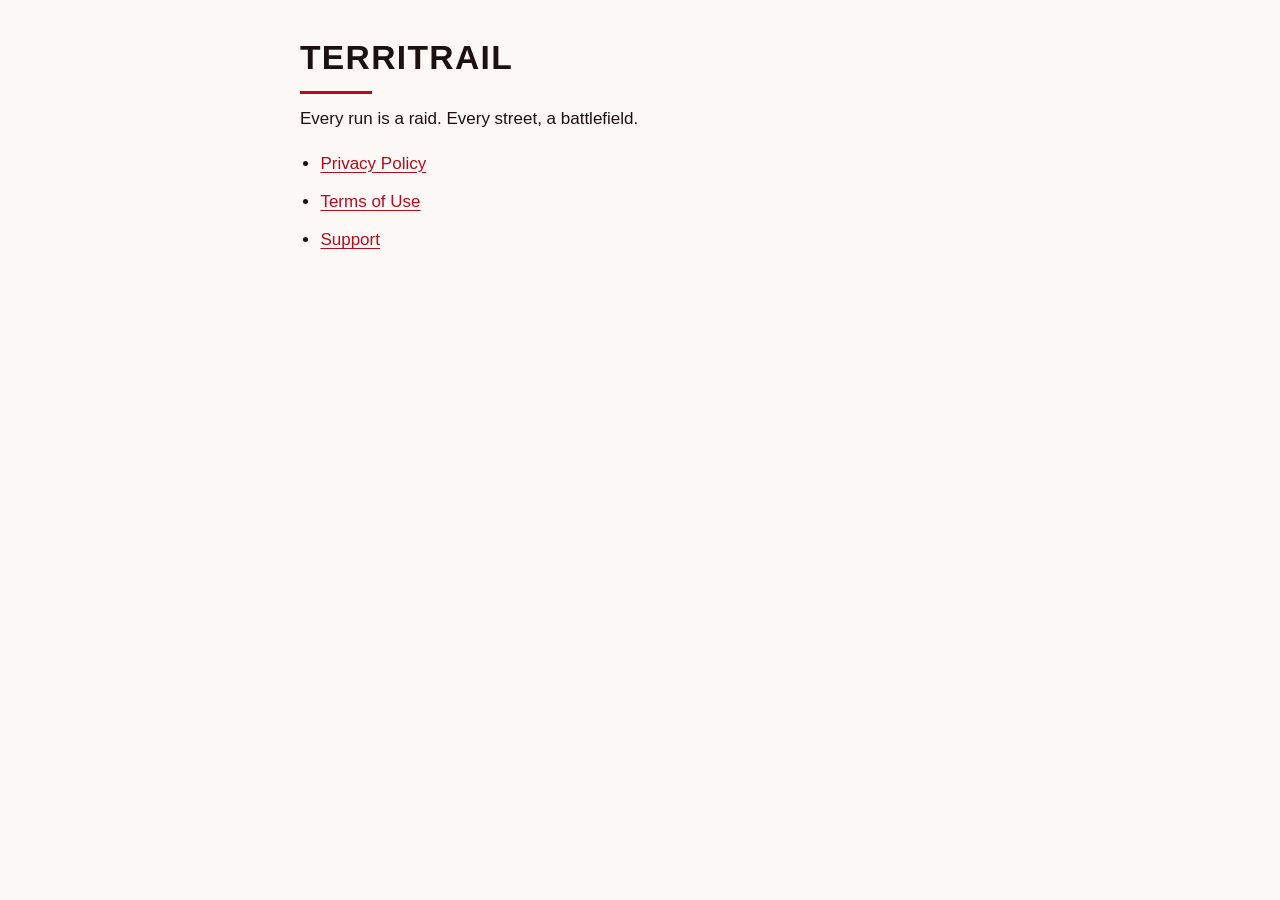
<file: index.html>
<!doctype html>
<html lang="en">
<head>
<meta charset="utf-8">
<meta name="viewport" content="width=device-width, initial-scale=1">
<title>TerriTRAIL Legal</title>
<meta name="description" content="TerriTRAIL privacy policy and terms of use.">
<link rel="stylesheet" href="style.css">
</head>
<body>
<main>
<h1>TerriTRAIL</h1>
<p>Every run is a raid. Every street, a battlefield.</p>
<ul>
<li><a href="privacy.html">Privacy Policy</a></li>
<li><a href="terms.html">Terms of Use</a></li>
<li><a href="support.html">Support</a></li>
</ul>
</main>
</body>
</html>
</file>
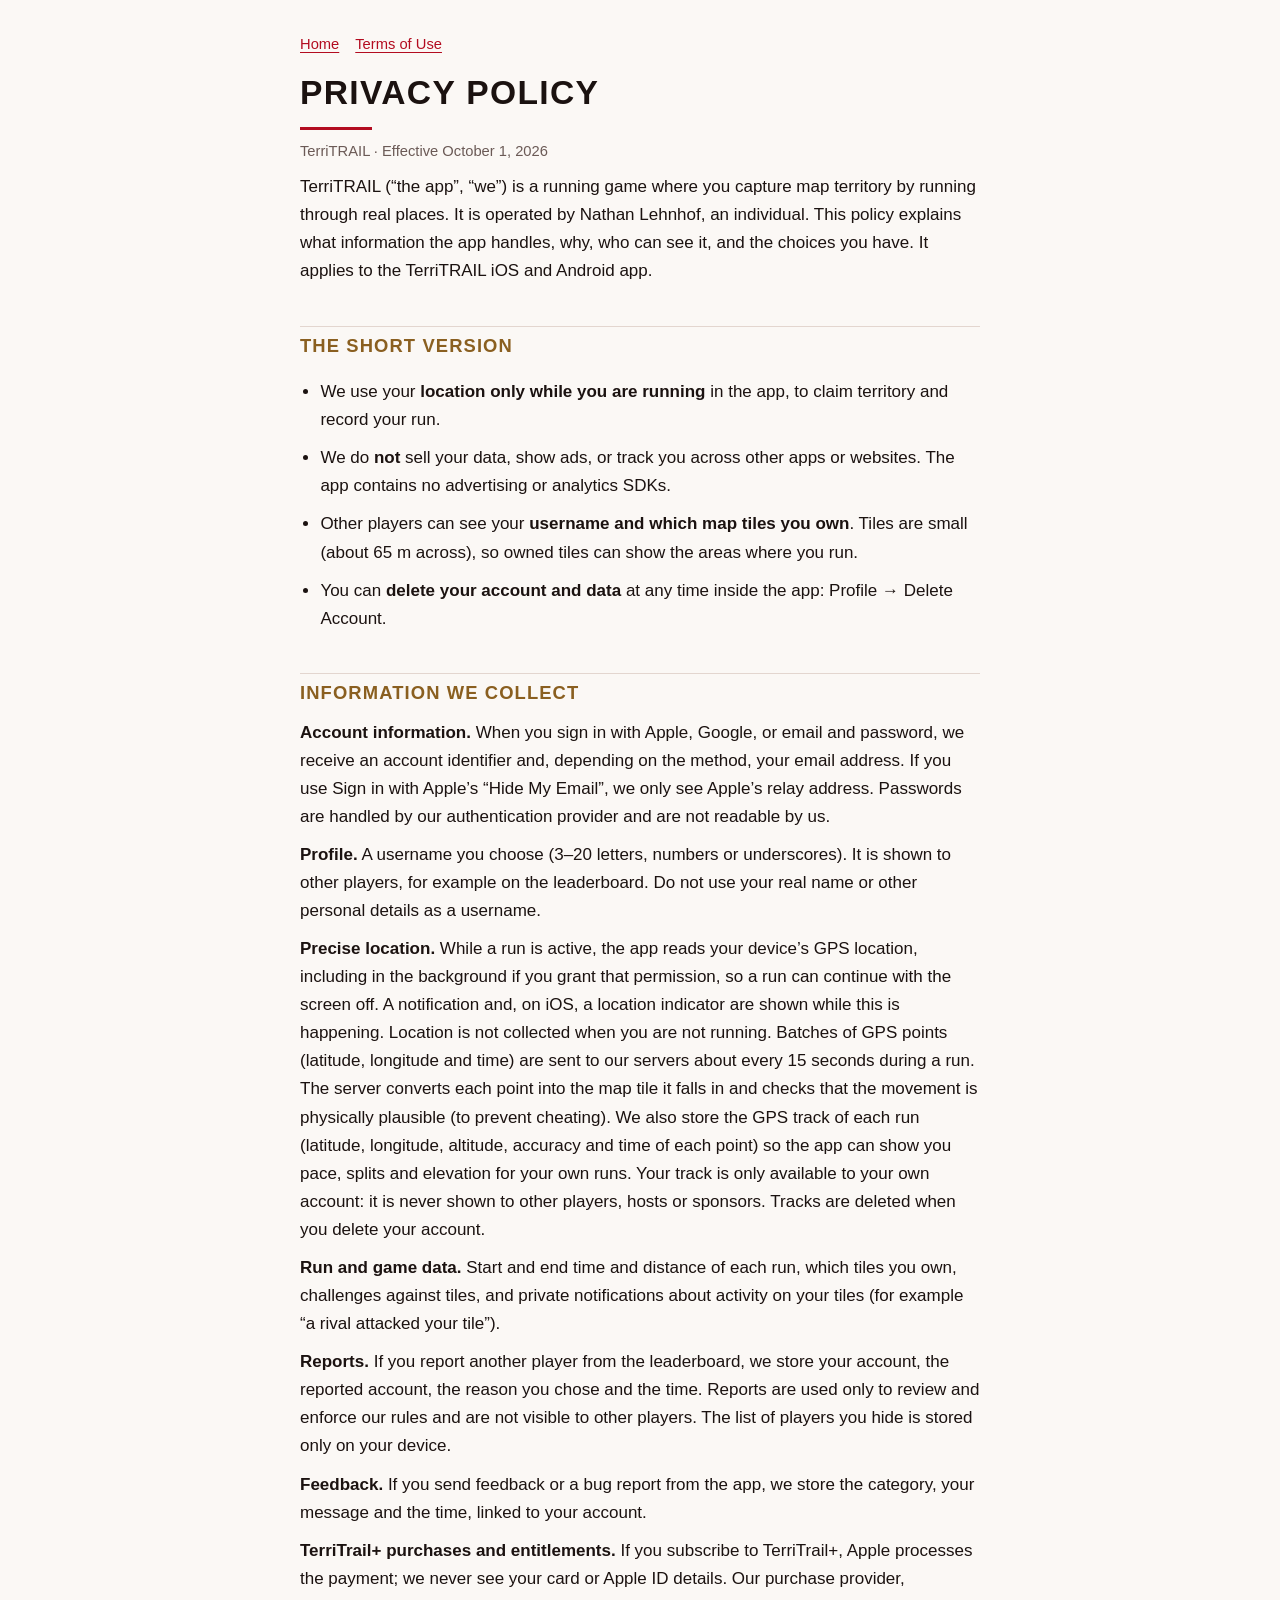
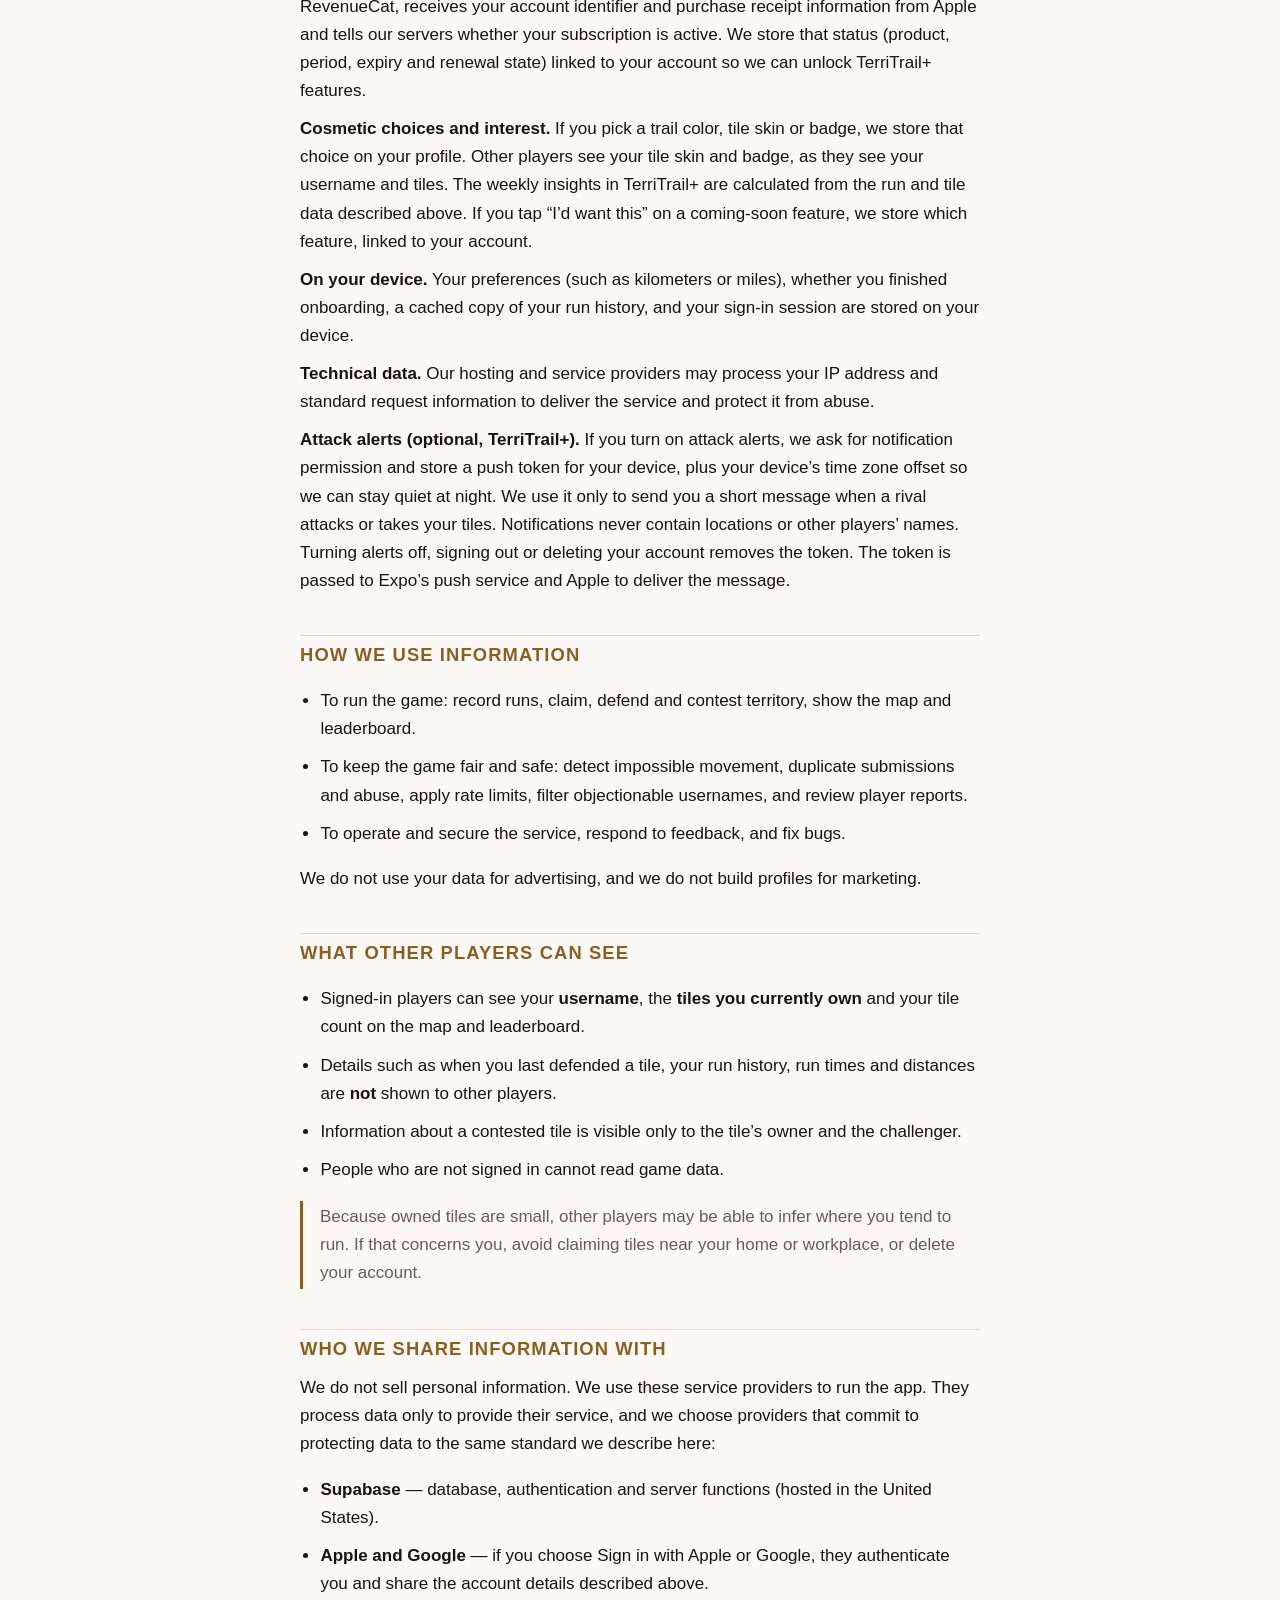
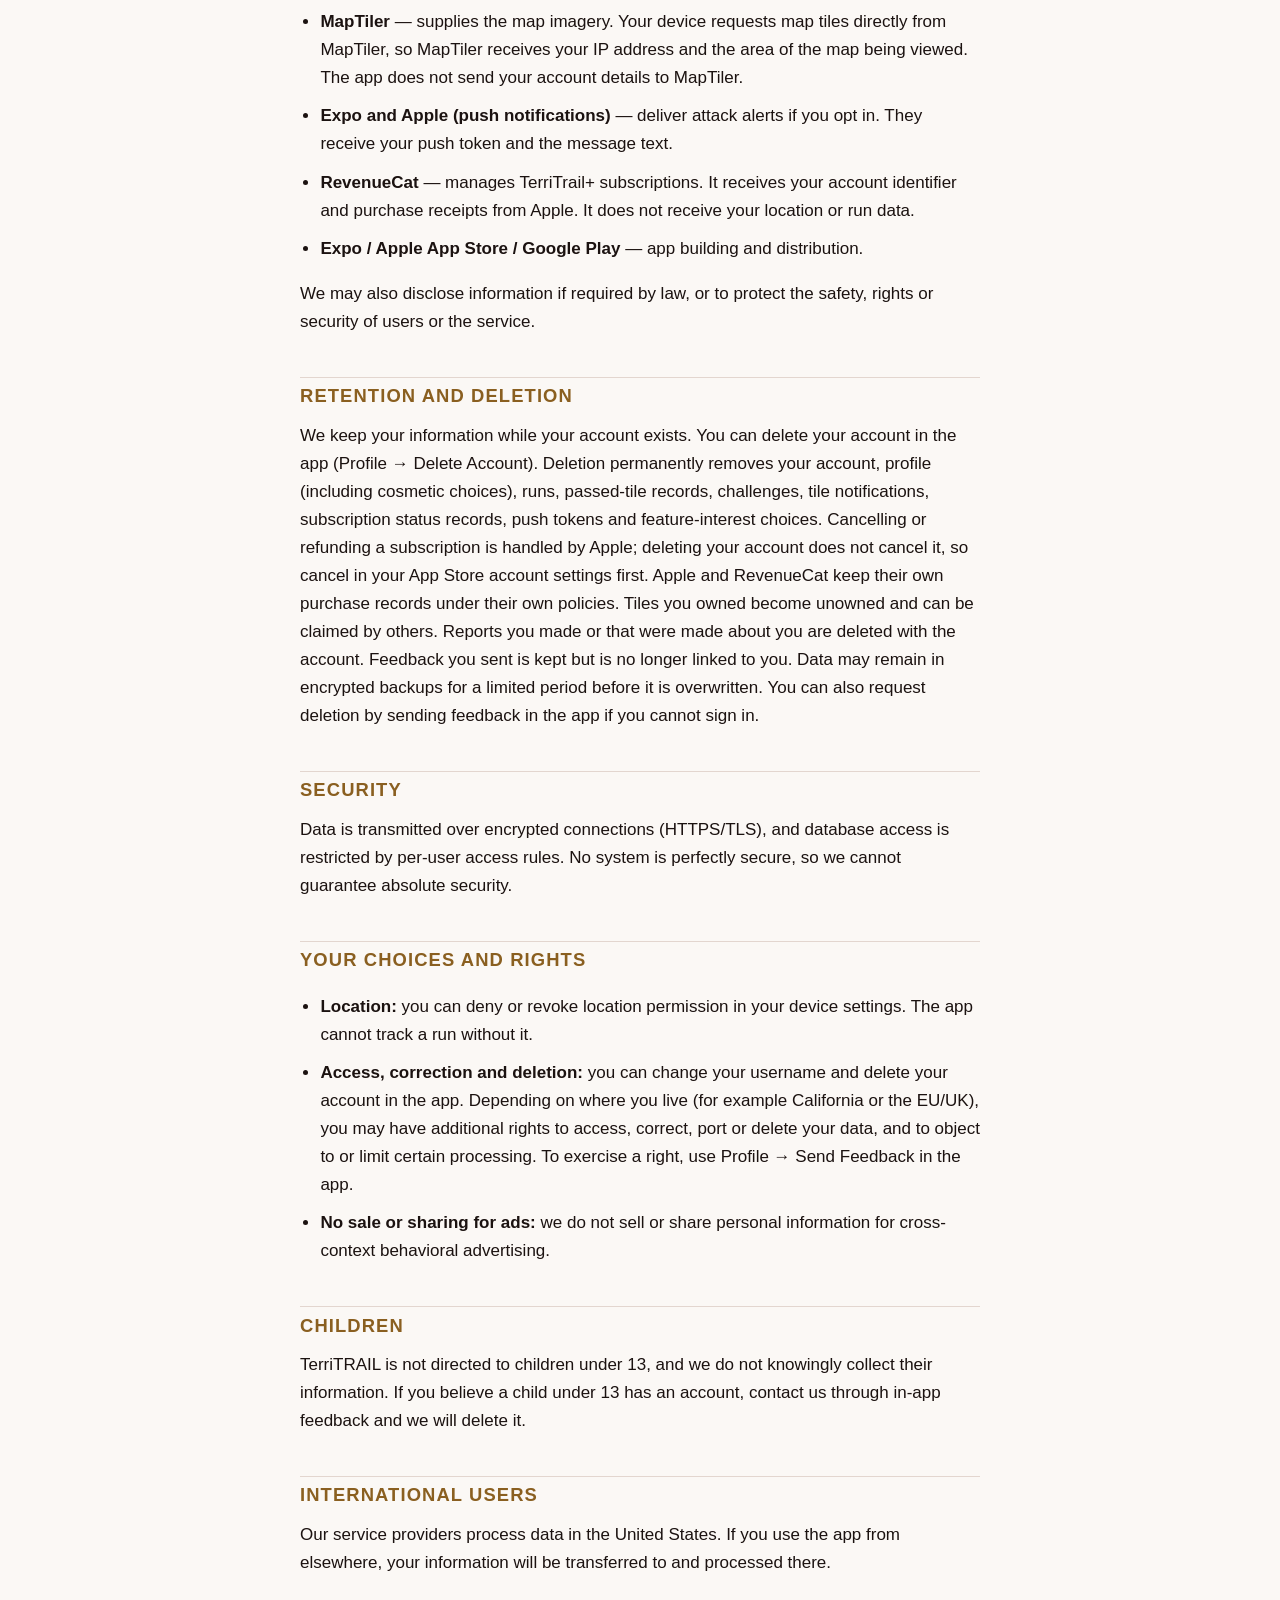
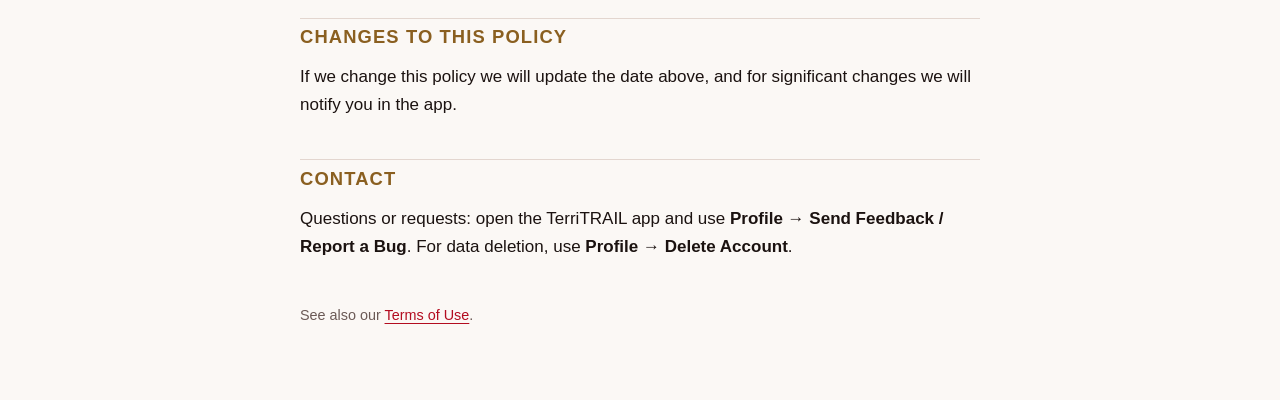
<file: privacy.html>
<!doctype html>
<html lang="en">
<head>
<meta charset="utf-8">
<meta name="viewport" content="width=device-width, initial-scale=1">
<title>TerriTRAIL Privacy Policy</title>
<meta name="description" content="How TerriTRAIL collects, uses and protects your information.">
<link rel="stylesheet" href="style.css">
</head>
<body>
<main>
<nav class="top"><a href="./">Home</a><a href="terms.html">Terms of Use</a></nav>
<h1>Privacy Policy</h1>
<p class="meta">TerriTRAIL &middot; Effective October 1, 2026</p>

<p>TerriTRAIL (&ldquo;the app&rdquo;, &ldquo;we&rdquo;) is a running game where you capture map territory by running through real places. It is operated by Nathan Lehnhof, an individual. This policy explains what information the app handles, why, who can see it, and the choices you have. It applies to the TerriTRAIL iOS and Android app.</p>

<h2>The short version</h2>
<ul>
<li>We use your <strong>location only while you are running</strong> in the app, to claim territory and record your run.</li>
<li>We do <strong>not</strong> sell your data, show ads, or track you across other apps or websites. The app contains no advertising or analytics SDKs.</li>
<li>Other players can see your <strong>username and which map tiles you own</strong>. Tiles are small (about 65&nbsp;m across), so owned tiles can show the areas where you run.</li>
<li>You can <strong>delete your account and data</strong> at any time inside the app: Profile &rarr; Delete Account.</li>
</ul>

<h2>Information we collect</h2>
<p><strong>Account information.</strong> When you sign in with Apple, Google, or email and password, we receive an account identifier and, depending on the method, your email address. If you use Sign in with Apple&rsquo;s &ldquo;Hide My Email&rdquo;, we only see Apple&rsquo;s relay address. Passwords are handled by our authentication provider and are not readable by us.</p>
<p><strong>Profile.</strong> A username you choose (3&ndash;20 letters, numbers or underscores). It is shown to other players, for example on the leaderboard. Do not use your real name or other personal details as a username.</p>
<p><strong>Precise location.</strong> While a run is active, the app reads your device&rsquo;s GPS location, including in the background if you grant that permission, so a run can continue with the screen off. A notification and, on iOS, a location indicator are shown while this is happening. Location is not collected when you are not running. Batches of GPS points (latitude, longitude and time) are sent to our servers about every 15 seconds during a run. The server converts each point into the map tile it falls in and checks that the movement is physically plausible (to prevent cheating). We also store the GPS track of each run (latitude, longitude, altitude, accuracy and time of each point) so the app can show you pace, splits and elevation for your own runs. Your track is only available to your own account: it is never shown to other players, hosts or sponsors. Tracks are deleted when you delete your account.</p>
<p><strong>Run and game data.</strong> Start and end time and distance of each run, which tiles you own, challenges against tiles, and private notifications about activity on your tiles (for example &ldquo;a rival attacked your tile&rdquo;).</p>
<p><strong>Reports.</strong> If you report another player from the leaderboard, we store your account, the reported account, the reason you chose and the time. Reports are used only to review and enforce our rules and are not visible to other players. The list of players you hide is stored only on your device.</p>
<p><strong>Feedback.</strong> If you send feedback or a bug report from the app, we store the category, your message and the time, linked to your account.</p>
<p><strong>TerriTrail+ purchases and entitlements.</strong> If you subscribe to TerriTrail+, Apple processes the payment; we never see your card or Apple ID details. Our purchase provider, RevenueCat, receives your account identifier and purchase receipt information from Apple and tells our servers whether your subscription is active. We store that status (product, period, expiry and renewal state) linked to your account so we can unlock TerriTrail+ features.</p>
<p><strong>Cosmetic choices and interest.</strong> If you pick a trail color, tile skin or badge, we store that choice on your profile. Other players see your tile skin and badge, as they see your username and tiles. The weekly insights in TerriTrail+ are calculated from the run and tile data described above. If you tap &ldquo;I&rsquo;d want this&rdquo; on a coming-soon feature, we store which feature, linked to your account.</p>
<p><strong>On your device.</strong> Your preferences (such as kilometers or miles), whether you finished onboarding, a cached copy of your run history, and your sign-in session are stored on your device.</p>
<p><strong>Technical data.</strong> Our hosting and service providers may process your IP address and standard request information to deliver the service and protect it from abuse.</p>

<p><strong>Attack alerts (optional, TerriTrail+).</strong> If you turn on attack alerts, we ask for notification permission and store a push token for your device, plus your device&rsquo;s time zone offset so we can stay quiet at night. We use it only to send you a short message when a rival attacks or takes your tiles. Notifications never contain locations or other players&rsquo; names. Turning alerts off, signing out or deleting your account removes the token. The token is passed to Expo&rsquo;s push service and Apple to deliver the message.</p>

<h2>How we use information</h2>
<ul>
<li>To run the game: record runs, claim, defend and contest territory, show the map and leaderboard.</li>
<li>To keep the game fair and safe: detect impossible movement, duplicate submissions and abuse, apply rate limits, filter objectionable usernames, and review player reports.</li>
<li>To operate and secure the service, respond to feedback, and fix bugs.</li>
</ul>
<p>We do not use your data for advertising, and we do not build profiles for marketing.</p>

<h2>What other players can see</h2>
<ul>
<li>Signed-in players can see your <strong>username</strong>, the <strong>tiles you currently own</strong> and your tile count on the map and leaderboard.</li>
<li>Details such as when you last defended a tile, your run history, run times and distances are <strong>not</strong> shown to other players.</li>
<li>Information about a contested tile is visible only to the tile&rsquo;s owner and the challenger.</li>
<li>People who are not signed in cannot read game data.</li>
</ul>
<p class="note">Because owned tiles are small, other players may be able to infer where you tend to run. If that concerns you, avoid claiming tiles near your home or workplace, or delete your account.</p>

<h2>Who we share information with</h2>
<p>We do not sell personal information. We use these service providers to run the app. They process data only to provide their service, and we choose providers that commit to protecting data to the same standard we describe here:</p>
<ul>
<li><strong>Supabase</strong> &mdash; database, authentication and server functions (hosted in the United States).</li>
<li><strong>Apple and Google</strong> &mdash; if you choose Sign in with Apple or Google, they authenticate you and share the account details described above.</li>
<li><strong>MapTiler</strong> &mdash; supplies the map imagery. Your device requests map tiles directly from MapTiler, so MapTiler receives your IP address and the area of the map being viewed. The app does not send your account details to MapTiler.</li>
<li><strong>Expo and Apple (push notifications)</strong> &mdash; deliver attack alerts if you opt in. They receive your push token and the message text.</li>
<li><strong>RevenueCat</strong> &mdash; manages TerriTrail+ subscriptions. It receives your account identifier and purchase receipts from Apple. It does not receive your location or run data.</li>
<li><strong>Expo / Apple App Store / Google Play</strong> &mdash; app building and distribution.</li>
</ul>
<p>We may also disclose information if required by law, or to protect the safety, rights or security of users or the service.</p>

<h2>Retention and deletion</h2>
<p>We keep your information while your account exists. You can delete your account in the app (Profile &rarr; Delete Account). Deletion permanently removes your account, profile (including cosmetic choices), runs, passed-tile records, challenges, tile notifications, subscription status records, push tokens and feature-interest choices. Cancelling or refunding a subscription is handled by Apple; deleting your account does not cancel it, so cancel in your App Store account settings first. Apple and RevenueCat keep their own purchase records under their own policies. Tiles you owned become unowned and can be claimed by others. Reports you made or that were made about you are deleted with the account. Feedback you sent is kept but is no longer linked to you. Data may remain in encrypted backups for a limited period before it is overwritten. You can also request deletion by sending feedback in the app if you cannot sign in.</p>

<h2>Security</h2>
<p>Data is transmitted over encrypted connections (HTTPS/TLS), and database access is restricted by per-user access rules. No system is perfectly secure, so we cannot guarantee absolute security.</p>

<h2>Your choices and rights</h2>
<ul>
<li><strong>Location:</strong> you can deny or revoke location permission in your device settings. The app cannot track a run without it.</li>
<li><strong>Access, correction and deletion:</strong> you can change your username and delete your account in the app. Depending on where you live (for example California or the EU/UK), you may have additional rights to access, correct, port or delete your data, and to object to or limit certain processing. To exercise a right, use Profile &rarr; Send Feedback in the app.</li>
<li><strong>No sale or sharing for ads:</strong> we do not sell or share personal information for cross-context behavioral advertising.</li>
</ul>

<h2>Children</h2>
<p>TerriTRAIL is not directed to children under 13, and we do not knowingly collect their information. If you believe a child under 13 has an account, contact us through in-app feedback and we will delete it.</p>

<h2>International users</h2>
<p>Our service providers process data in the United States. If you use the app from elsewhere, your information will be transferred to and processed there.</p>

<h2>Changes to this policy</h2>
<p>If we change this policy we will update the date above, and for significant changes we will notify you in the app.</p>

<h2>Contact</h2>
<p>Questions or requests: open the TerriTRAIL app and use <strong>Profile &rarr; Send Feedback / Report a Bug</strong>. For data deletion, use <strong>Profile &rarr; Delete Account</strong>.</p>

<footer>See also our <a href="terms.html">Terms of Use</a>.</footer>
</main>
</body>
</html>
</file>
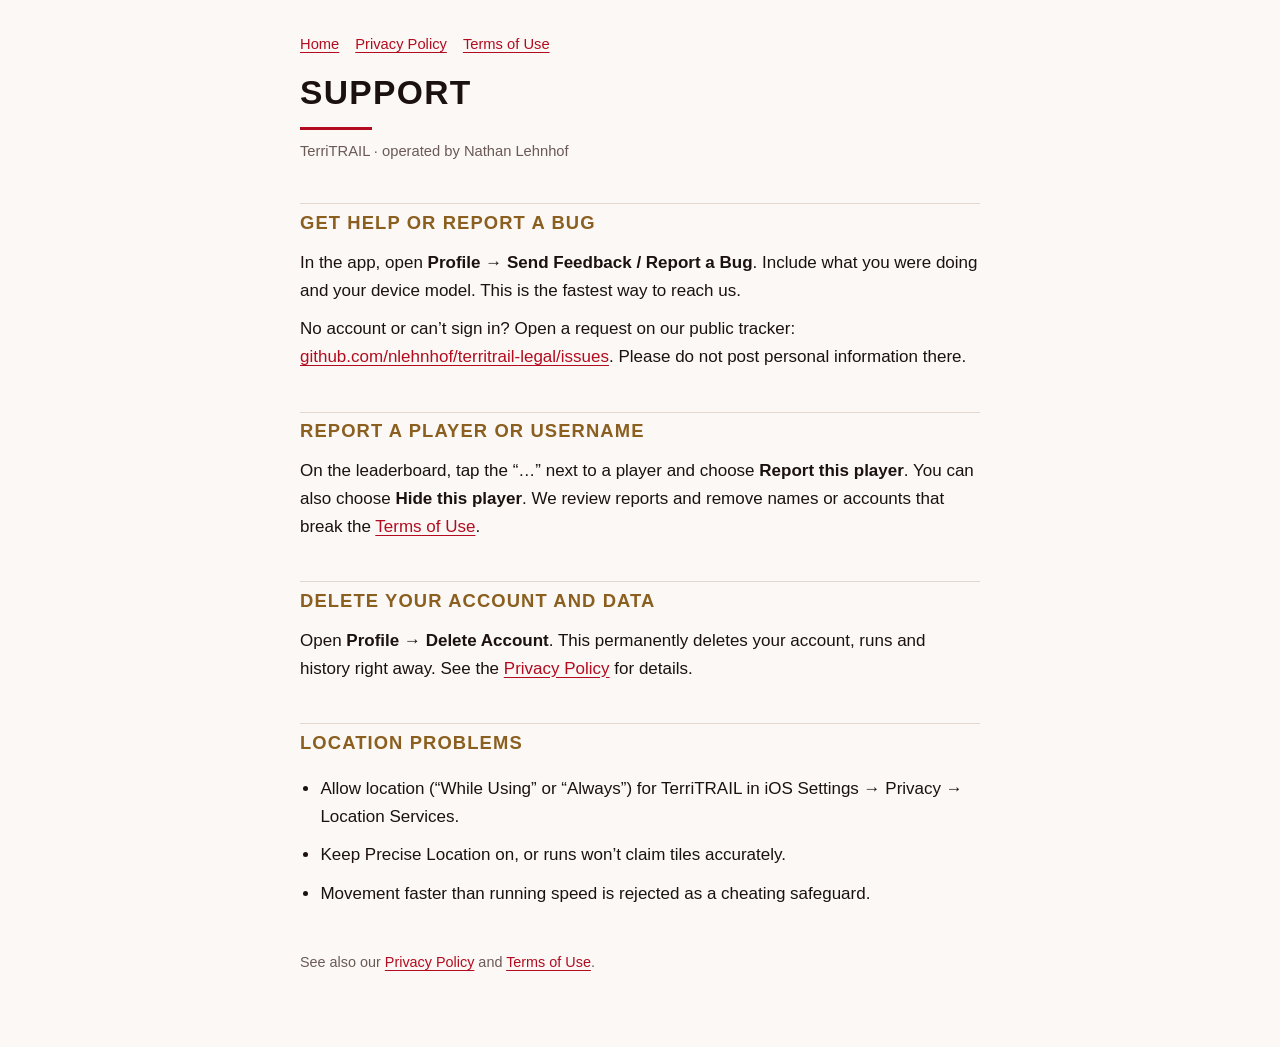
<file: support.html>
<!doctype html>
<html lang="en">
<head>
<meta charset="utf-8">
<meta name="viewport" content="width=device-width, initial-scale=1">
<title>TerriTRAIL Support</title>
<meta name="description" content="Get help with TerriTRAIL, report a problem or a player, or delete your account.">
<link rel="stylesheet" href="style.css">
</head>
<body>
<main>
<nav class="top"><a href="./">Home</a><a href="privacy.html">Privacy Policy</a><a href="terms.html">Terms of Use</a></nav>
<h1>Support</h1>
<p class="meta">TerriTRAIL &middot; operated by Nathan Lehnhof</p>

<h2>Get help or report a bug</h2>
<p>In the app, open <strong>Profile &rarr; Send Feedback / Report a Bug</strong>. Include what you were doing and your device model. This is the fastest way to reach us.</p>
<p>No account or can&rsquo;t sign in? Open a request on our public tracker: <a href="https://github.com/nlehnhof/territrail-legal/issues/new">github.com/nlehnhof/territrail-legal/issues</a>. Please do not post personal information there.</p>

<h2>Report a player or username</h2>
<p>On the leaderboard, tap the &ldquo;&hellip;&rdquo; next to a player and choose <strong>Report this player</strong>. You can also choose <strong>Hide this player</strong>. We review reports and remove names or accounts that break the <a href="terms.html">Terms of Use</a>.</p>

<h2>Delete your account and data</h2>
<p>Open <strong>Profile &rarr; Delete Account</strong>. This permanently deletes your account, runs and history right away. See the <a href="privacy.html">Privacy Policy</a> for details.</p>

<h2>Location problems</h2>
<ul>
<li>Allow location (&ldquo;While Using&rdquo; or &ldquo;Always&rdquo;) for TerriTRAIL in iOS Settings &rarr; Privacy &rarr; Location Services.</li>
<li>Keep Precise Location on, or runs won&rsquo;t claim tiles accurately.</li>
<li>Movement faster than running speed is rejected as a cheating safeguard.</li>
</ul>

<footer>See also our <a href="privacy.html">Privacy Policy</a> and <a href="terms.html">Terms of Use</a>.</footer>
</main>
</body>
</html>
</file>
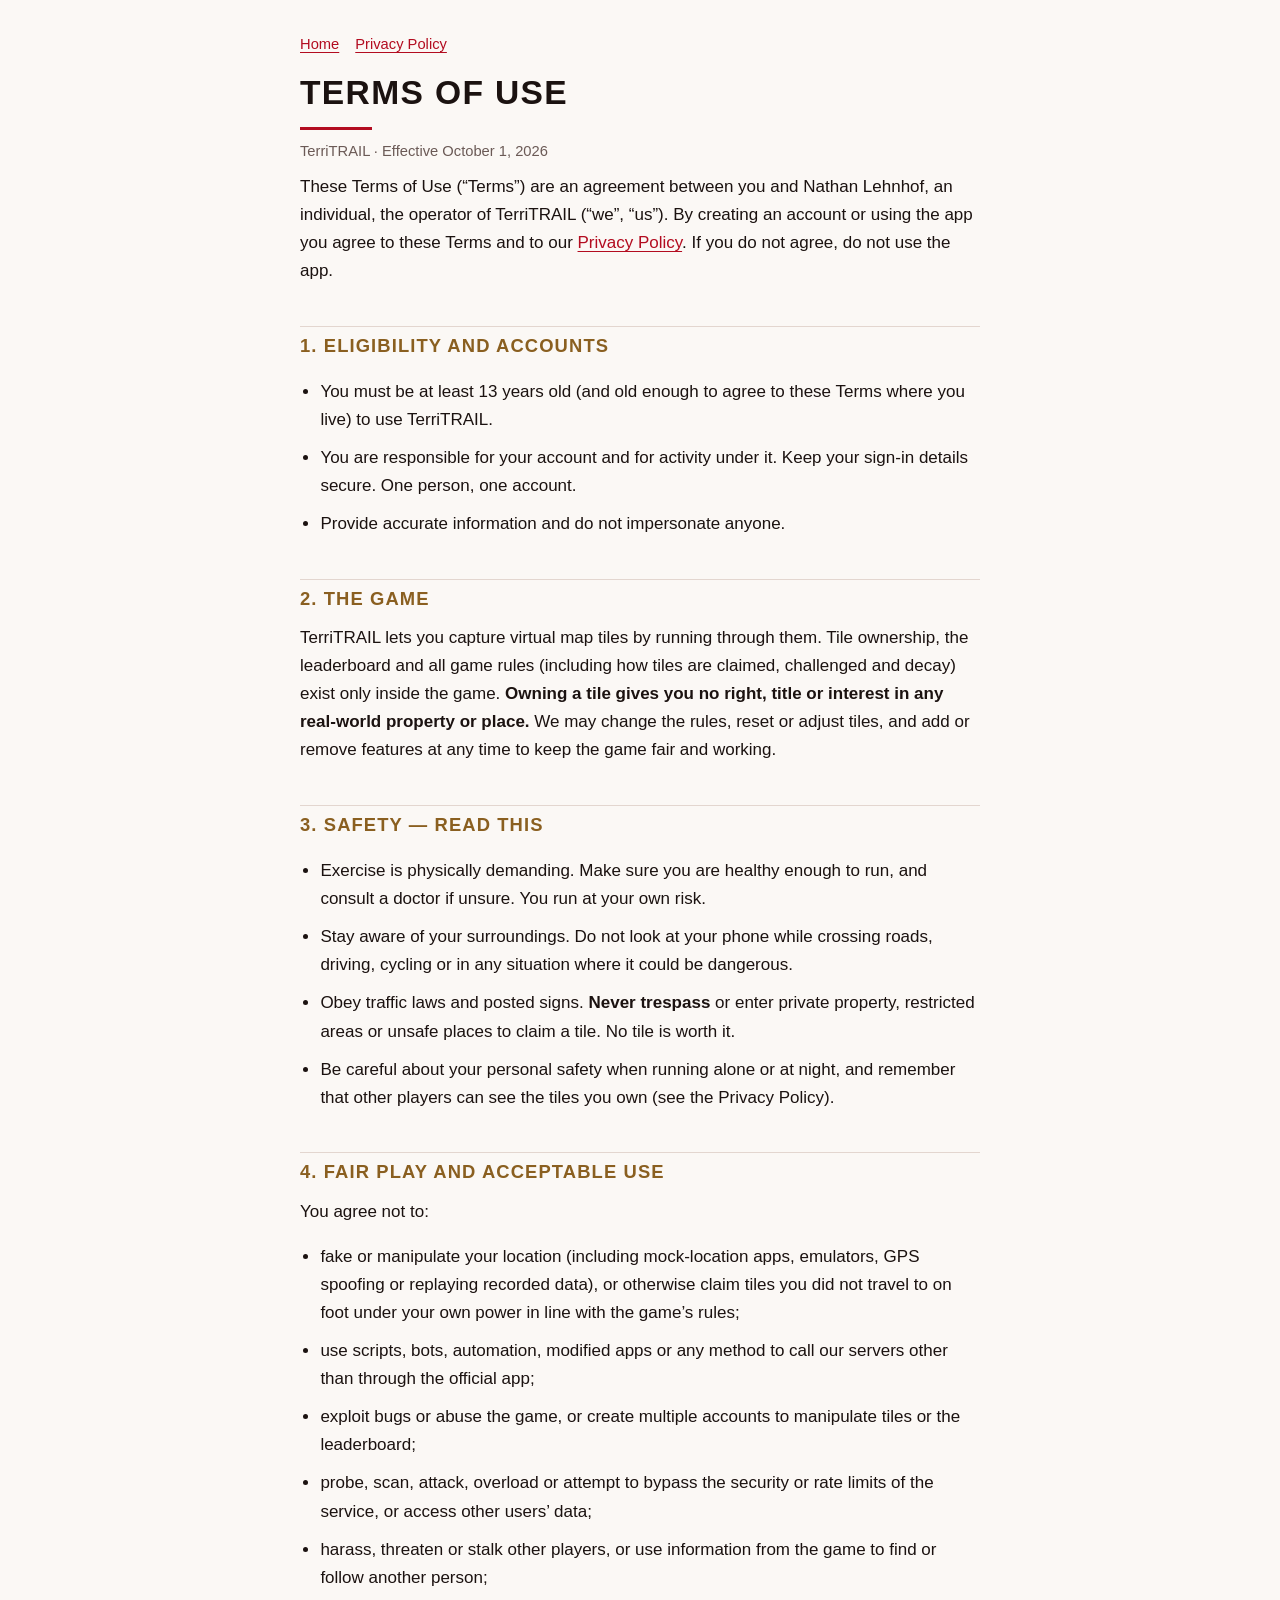
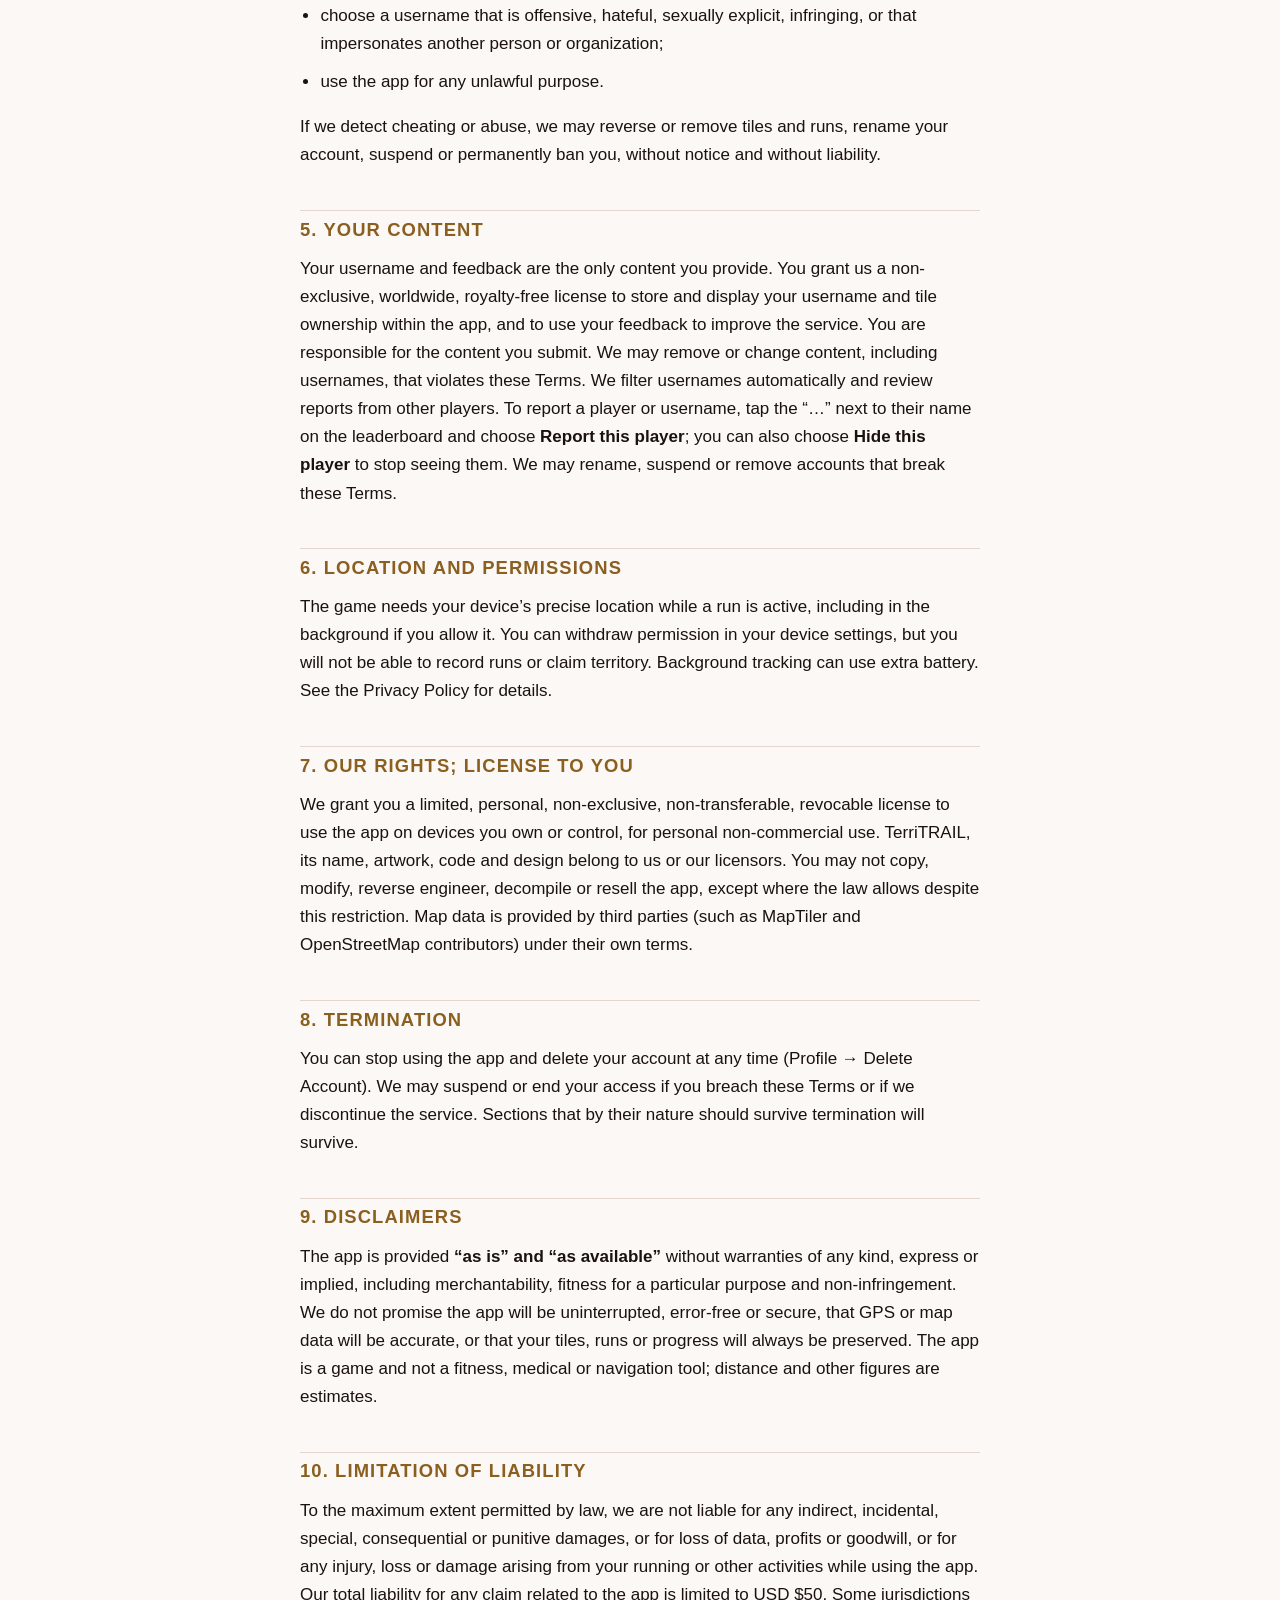
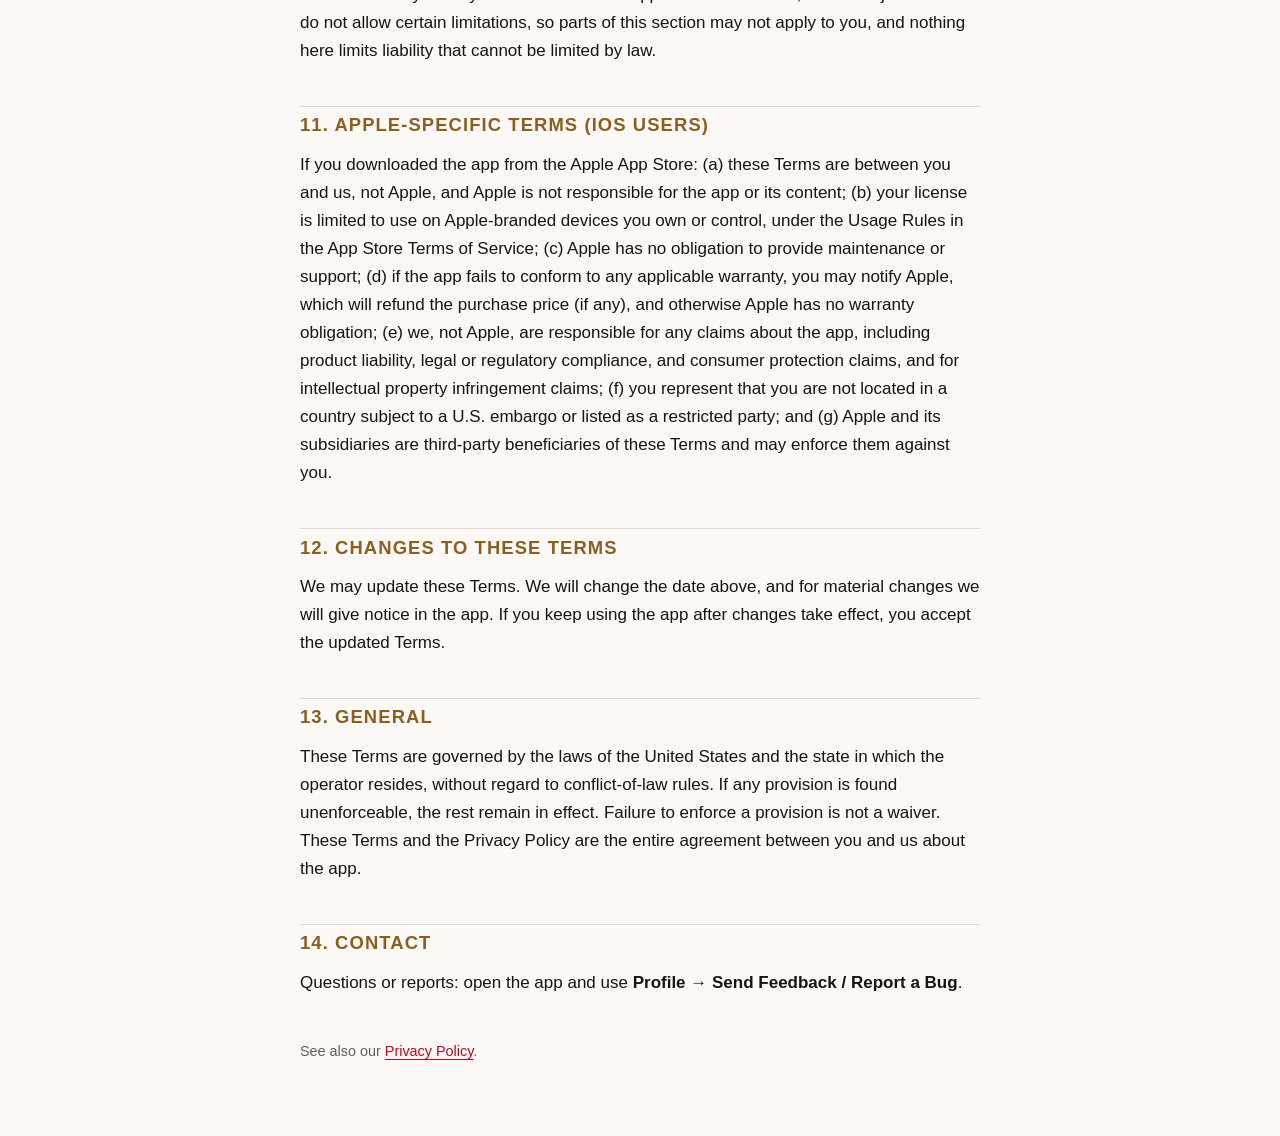
<file: terms.html>
<!doctype html>
<html lang="en">
<head>
<meta charset="utf-8">
<meta name="viewport" content="width=device-width, initial-scale=1">
<title>TerriTRAIL Terms of Use</title>
<meta name="description" content="The rules for using the TerriTRAIL app.">
<link rel="stylesheet" href="style.css">
</head>
<body>
<main>
<nav class="top"><a href="./">Home</a><a href="privacy.html">Privacy Policy</a></nav>
<h1>Terms of Use</h1>
<p class="meta">TerriTRAIL &middot; Effective October 1, 2026</p>

<p>These Terms of Use (&ldquo;Terms&rdquo;) are an agreement between you and Nathan Lehnhof, an individual, the operator of TerriTRAIL (&ldquo;we&rdquo;, &ldquo;us&rdquo;). By creating an account or using the app you agree to these Terms and to our <a href="privacy.html">Privacy Policy</a>. If you do not agree, do not use the app.</p>

<h2>1. Eligibility and accounts</h2>
<ul>
<li>You must be at least 13 years old (and old enough to agree to these Terms where you live) to use TerriTRAIL.</li>
<li>You are responsible for your account and for activity under it. Keep your sign-in details secure. One person, one account.</li>
<li>Provide accurate information and do not impersonate anyone.</li>
</ul>

<h2>2. The game</h2>
<p>TerriTRAIL lets you capture virtual map tiles by running through them. Tile ownership, the leaderboard and all game rules (including how tiles are claimed, challenged and decay) exist only inside the game. <strong>Owning a tile gives you no right, title or interest in any real-world property or place.</strong> We may change the rules, reset or adjust tiles, and add or remove features at any time to keep the game fair and working.</p>

<h2>3. Safety &mdash; read this</h2>
<ul>
<li>Exercise is physically demanding. Make sure you are healthy enough to run, and consult a doctor if unsure. You run at your own risk.</li>
<li>Stay aware of your surroundings. Do not look at your phone while crossing roads, driving, cycling or in any situation where it could be dangerous.</li>
<li>Obey traffic laws and posted signs. <strong>Never trespass</strong> or enter private property, restricted areas or unsafe places to claim a tile. No tile is worth it.</li>
<li>Be careful about your personal safety when running alone or at night, and remember that other players can see the tiles you own (see the Privacy Policy).</li>
</ul>

<h2>4. Fair play and acceptable use</h2>
<p>You agree not to:</p>
<ul>
<li>fake or manipulate your location (including mock-location apps, emulators, GPS spoofing or replaying recorded data), or otherwise claim tiles you did not travel to on foot under your own power in line with the game&rsquo;s rules;</li>
<li>use scripts, bots, automation, modified apps or any method to call our servers other than through the official app;</li>
<li>exploit bugs or abuse the game, or create multiple accounts to manipulate tiles or the leaderboard;</li>
<li>probe, scan, attack, overload or attempt to bypass the security or rate limits of the service, or access other users&rsquo; data;</li>
<li>harass, threaten or stalk other players, or use information from the game to find or follow another person;</li>
<li>choose a username that is offensive, hateful, sexually explicit, infringing, or that impersonates another person or organization;</li>
<li>use the app for any unlawful purpose.</li>
</ul>
<p>If we detect cheating or abuse, we may reverse or remove tiles and runs, rename your account, suspend or permanently ban you, without notice and without liability.</p>

<h2>5. Your content</h2>
<p>Your username and feedback are the only content you provide. You grant us a non-exclusive, worldwide, royalty-free license to store and display your username and tile ownership within the app, and to use your feedback to improve the service. You are responsible for the content you submit. We may remove or change content, including usernames, that violates these Terms. We filter usernames automatically and review reports from other players. To report a player or username, tap the &ldquo;&hellip;&rdquo; next to their name on the leaderboard and choose <strong>Report this player</strong>; you can also choose <strong>Hide this player</strong> to stop seeing them. We may rename, suspend or remove accounts that break these Terms.</p>

<h2>6. Location and permissions</h2>
<p>The game needs your device&rsquo;s precise location while a run is active, including in the background if you allow it. You can withdraw permission in your device settings, but you will not be able to record runs or claim territory. Background tracking can use extra battery. See the Privacy Policy for details.</p>

<h2>7. Our rights; license to you</h2>
<p>We grant you a limited, personal, non-exclusive, non-transferable, revocable license to use the app on devices you own or control, for personal non-commercial use. TerriTRAIL, its name, artwork, code and design belong to us or our licensors. You may not copy, modify, reverse engineer, decompile or resell the app, except where the law allows despite this restriction. Map data is provided by third parties (such as MapTiler and OpenStreetMap contributors) under their own terms.</p>

<h2>8. Termination</h2>
<p>You can stop using the app and delete your account at any time (Profile &rarr; Delete Account). We may suspend or end your access if you breach these Terms or if we discontinue the service. Sections that by their nature should survive termination will survive.</p>

<h2>9. Disclaimers</h2>
<p>The app is provided <strong>&ldquo;as is&rdquo; and &ldquo;as available&rdquo;</strong> without warranties of any kind, express or implied, including merchantability, fitness for a particular purpose and non-infringement. We do not promise the app will be uninterrupted, error-free or secure, that GPS or map data will be accurate, or that your tiles, runs or progress will always be preserved. The app is a game and not a fitness, medical or navigation tool; distance and other figures are estimates.</p>

<h2>10. Limitation of liability</h2>
<p>To the maximum extent permitted by law, we are not liable for any indirect, incidental, special, consequential or punitive damages, or for loss of data, profits or goodwill, or for any injury, loss or damage arising from your running or other activities while using the app. Our total liability for any claim related to the app is limited to USD $50. Some jurisdictions do not allow certain limitations, so parts of this section may not apply to you, and nothing here limits liability that cannot be limited by law.</p>

<h2>11. Apple-specific terms (iOS users)</h2>
<p>If you downloaded the app from the Apple App Store: (a) these Terms are between you and us, not Apple, and Apple is not responsible for the app or its content; (b) your license is limited to use on Apple-branded devices you own or control, under the Usage Rules in the App Store Terms of Service; (c) Apple has no obligation to provide maintenance or support; (d) if the app fails to conform to any applicable warranty, you may notify Apple, which will refund the purchase price (if any), and otherwise Apple has no warranty obligation; (e) we, not Apple, are responsible for any claims about the app, including product liability, legal or regulatory compliance, and consumer protection claims, and for intellectual property infringement claims; (f) you represent that you are not located in a country subject to a U.S. embargo or listed as a restricted party; and (g) Apple and its subsidiaries are third-party beneficiaries of these Terms and may enforce them against you.</p>

<h2>12. Changes to these Terms</h2>
<p>We may update these Terms. We will change the date above, and for material changes we will give notice in the app. If you keep using the app after changes take effect, you accept the updated Terms.</p>

<h2>13. General</h2>
<p>These Terms are governed by the laws of the United States and the state in which the operator resides, without regard to conflict-of-law rules. If any provision is found unenforceable, the rest remain in effect. Failure to enforce a provision is not a waiver. These Terms and the Privacy Policy are the entire agreement between you and us about the app.</p>

<h2>14. Contact</h2>
<p>Questions or reports: open the app and use <strong>Profile &rarr; Send Feedback / Report a Bug</strong>.</p>

<footer>See also our <a href="privacy.html">Privacy Policy</a>.</footer>
</main>
</body>
</html>
</file>
<file: style.css>
:root { color-scheme: dark light; --bg:#0A0707; --fg:#F2EAE4; --muted:#9C8985; --accent:#E0102A; --trim:#C08A3E; --rule:#3A1A1A; }
@media (prefers-color-scheme: light) { :root { --bg:#FBF8F5; --fg:#1B1210; --muted:#6B5A56; --accent:#B30C20; --trim:#8A5F20; --rule:#E3D6CF; } }
* { box-sizing: border-box; }
body { margin:0; background:var(--bg); color:var(--fg); font:17px/1.65 -apple-system, BlinkMacSystemFont, "Segoe UI", Roboto, Helvetica, Arial, sans-serif; }
main { max-width:720px; margin:0 auto; padding:32px 20px 72px; }
h1 { font-size:2.1rem; line-height:1.15; letter-spacing:.04em; text-transform:uppercase; margin:.2em 0 .1em; }
h1::after { content:""; display:block; width:72px; height:3px; background:var(--accent); margin-top:14px; }
h2 { font-size:1.15rem; letter-spacing:.06em; text-transform:uppercase; color:var(--trim); margin:2.2em 0 .4em; padding-top:.2em; border-top:1px solid var(--rule); }
p, li { margin:.6em 0; }
ul { padding-left:1.2em; }
a { color:var(--accent); text-underline-offset:3px; }
.meta { color:var(--muted); font-size:.92rem; }
.note { border-left:3px solid var(--trim); padding:.1em 1em; color:var(--muted); }
nav.top { font-size:.92rem; margin-bottom:18px; }
nav.top a { margin-right:16px; }
footer { margin-top:3em; color:var(--muted); font-size:.9rem; }
</file>
